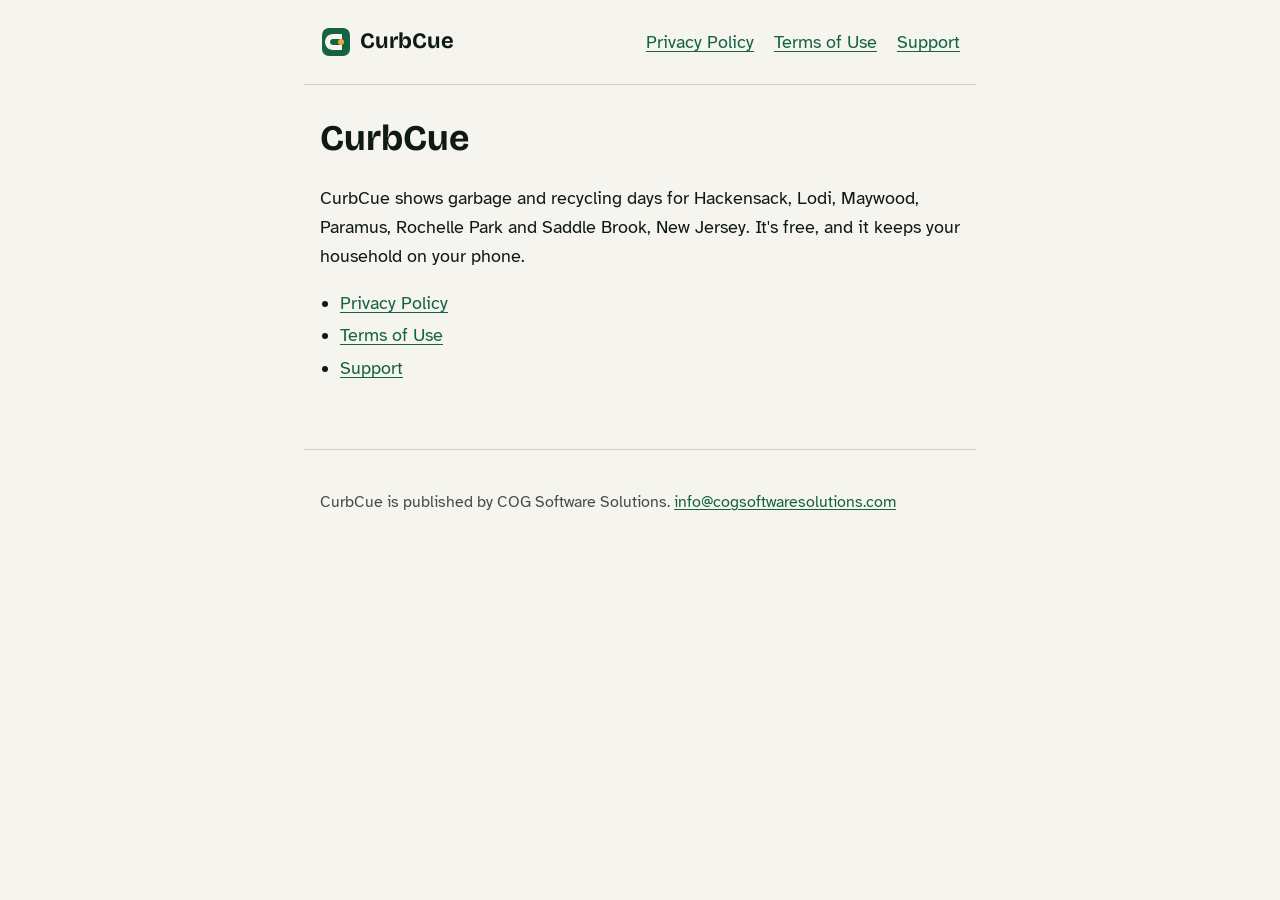
<file: index.html>
<!doctype html>
<html lang="en">
<head>
<meta charset="utf-8">
<meta name="viewport" content="width=device-width, initial-scale=1">
<title>CurbCue</title>
<meta name="description" content="CurbCue is a free garbage and recycling day guide for six New Jersey towns, published by COG Software Solutions.">
<link rel="icon" href="assets/favicon.svg" type="image/svg+xml">
<link rel="stylesheet" href="assets/site.css">
</head>
<body>
<a class="skip" href="#main">Skip to content</a>
<header class="site">
  <a class="brand" href=""><img src="assets/logo-mark.svg" alt="" width="32" height="32"><span>CurbCue</span></a>
  <nav aria-label="Pages"><a href="privacy/">Privacy Policy</a><a href="terms/">Terms of Use</a><a href="support/">Support</a></nav>
</header>
<main id="main">
<h1>CurbCue</h1>
<p>CurbCue shows garbage and recycling days for Hackensack, Lodi, Maywood, Paramus, Rochelle Park and Saddle Brook, New Jersey. It's free, and it keeps your household on your phone.</p>
<ul>
<li><a href="privacy/">Privacy Policy</a></li>
<li><a href="terms/">Terms of Use</a></li>
<li><a href="support/">Support</a></li>
</ul>
</main>
<footer class="site"><p>CurbCue is published by COG Software Solutions. <a href="mailto:info@cogsoftwaresolutions.com">info@cogsoftwaresolutions.com</a></p></footer>
</body>
</html>
</file>
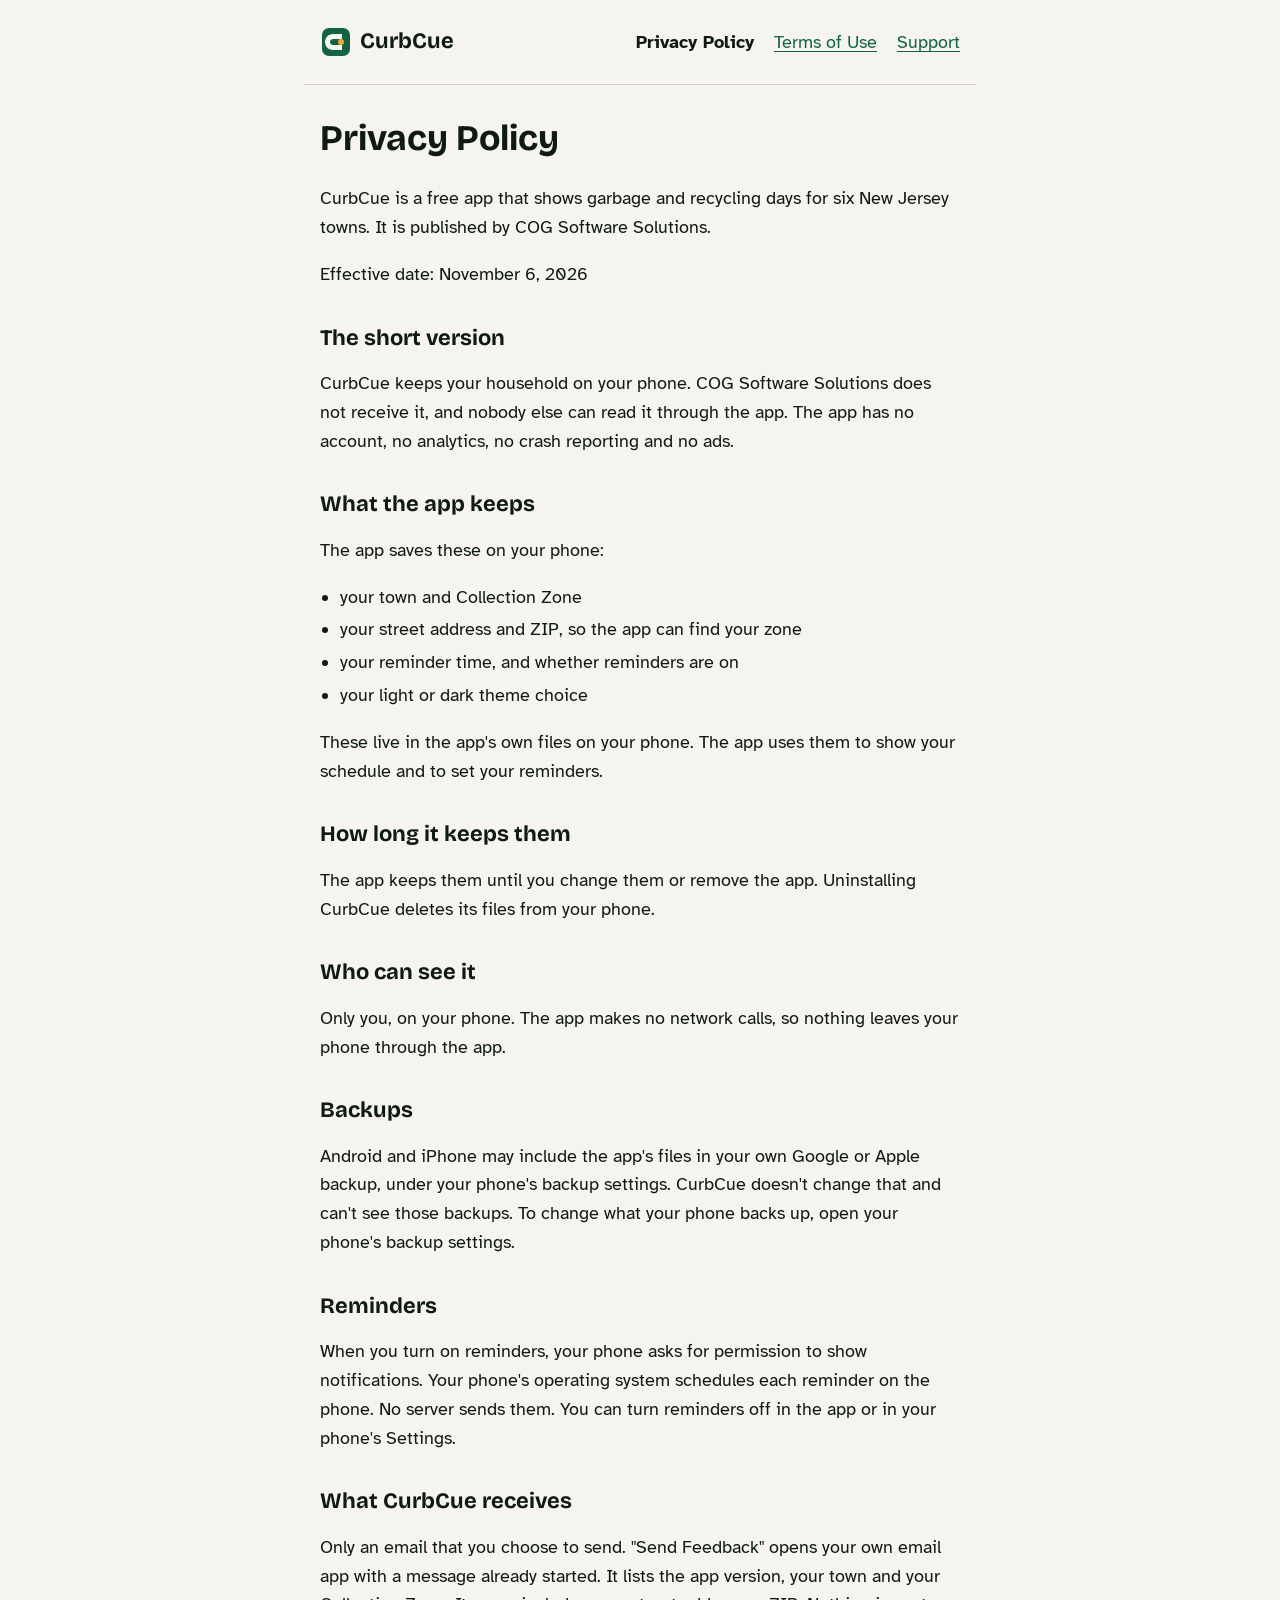
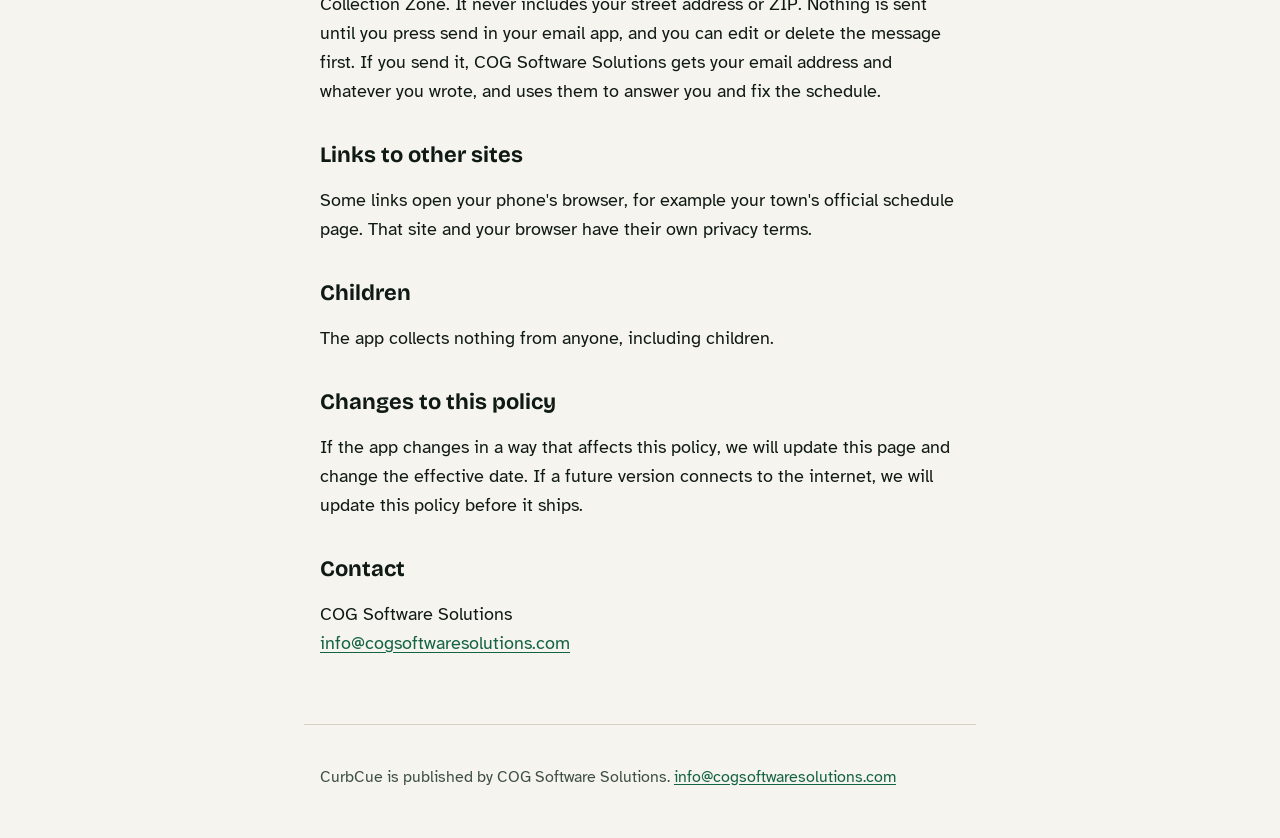
<file: privacy/index.html>
<!doctype html>
<html lang="en">
<head>
<meta charset="utf-8">
<meta name="viewport" content="width=device-width, initial-scale=1">
<title>Privacy Policy | CurbCue</title>
<meta name="description" content="CurbCue privacy policy. CurbCue is a free garbage and recycling day guide for six New Jersey towns, published by COG Software Solutions.">
<link rel="icon" href="../assets/favicon.svg" type="image/svg+xml">
<link rel="stylesheet" href="../assets/site.css">
</head>
<body>
<a class="skip" href="#main">Skip to content</a>
<header class="site">
  <a class="brand" href="../"><img src="../assets/logo-mark.svg" alt="" width="32" height="32"><span>CurbCue</span></a>
  <nav aria-label="Pages"><a href="../privacy/" aria-current="page">Privacy Policy</a><a href="../terms/">Terms of Use</a><a href="../support/">Support</a></nav>
</header>
<main id="main">
<h1>Privacy Policy</h1>
<p>CurbCue is a free app that shows garbage and recycling days for six New Jersey towns. It is published by COG Software Solutions.</p>
<p>Effective date: November 6, 2026</p>
<h2>The short version</h2>
<p>CurbCue keeps your household on your phone. COG Software Solutions does not receive it, and nobody else can read it through the app. The app has no account, no analytics, no crash reporting and no ads.</p>
<h2>What the app keeps</h2>
<p>The app saves these on your phone:</p>
<ul><li>your town and Collection Zone</li><li>your street address and ZIP, so the app can find your zone</li><li>your reminder time, and whether reminders are on</li><li>your light or dark theme choice</li></ul>
<p>These live in the app's own files on your phone. The app uses them to show your schedule and to set your reminders.</p>
<h2>How long it keeps them</h2>
<p>The app keeps them until you change them or remove the app. Uninstalling CurbCue deletes its files from your phone.</p>
<h2>Who can see it</h2>
<p>Only you, on your phone. The app makes no network calls, so nothing leaves your phone through the app.</p>
<h2>Backups</h2>
<p>Android and iPhone may include the app's files in your own Google or Apple backup, under your phone's backup settings. CurbCue doesn't change that and can't see those backups. To change what your phone backs up, open your phone's backup settings.</p>
<h2>Reminders</h2>
<p>When you turn on reminders, your phone asks for permission to show notifications. Your phone's operating system schedules each reminder on the phone. No server sends them. You can turn reminders off in the app or in your phone's Settings.</p>
<h2>What CurbCue receives</h2>
<p>Only an email that you choose to send. "Send Feedback" opens your own email app with a message already started. It lists the app version, your town and your Collection Zone. It never includes your street address or ZIP. Nothing is sent until you press send in your email app, and you can edit or delete the message first. If you send it, COG Software Solutions gets your email address and whatever you wrote, and uses them to answer you and fix the schedule.</p>
<h2>Links to other sites</h2>
<p>Some links open your phone's browser, for example your town's official schedule page. That site and your browser have their own privacy terms.</p>
<h2>Children</h2>
<p>The app collects nothing from anyone, including children.</p>
<h2>Changes to this policy</h2>
<p>If the app changes in a way that affects this policy, we will update this page and change the effective date. If a future version connects to the internet, we will update this policy before it ships.</p>
<h2>Contact</h2>
<p>COG Software Solutions<br><a href="mailto:info@cogsoftwaresolutions.com">info@cogsoftwaresolutions.com</a></p>
</main>
<footer class="site"><p>CurbCue is published by COG Software Solutions. <a href="mailto:info@cogsoftwaresolutions.com">info@cogsoftwaresolutions.com</a></p></footer>
</body>
</html>
</file>
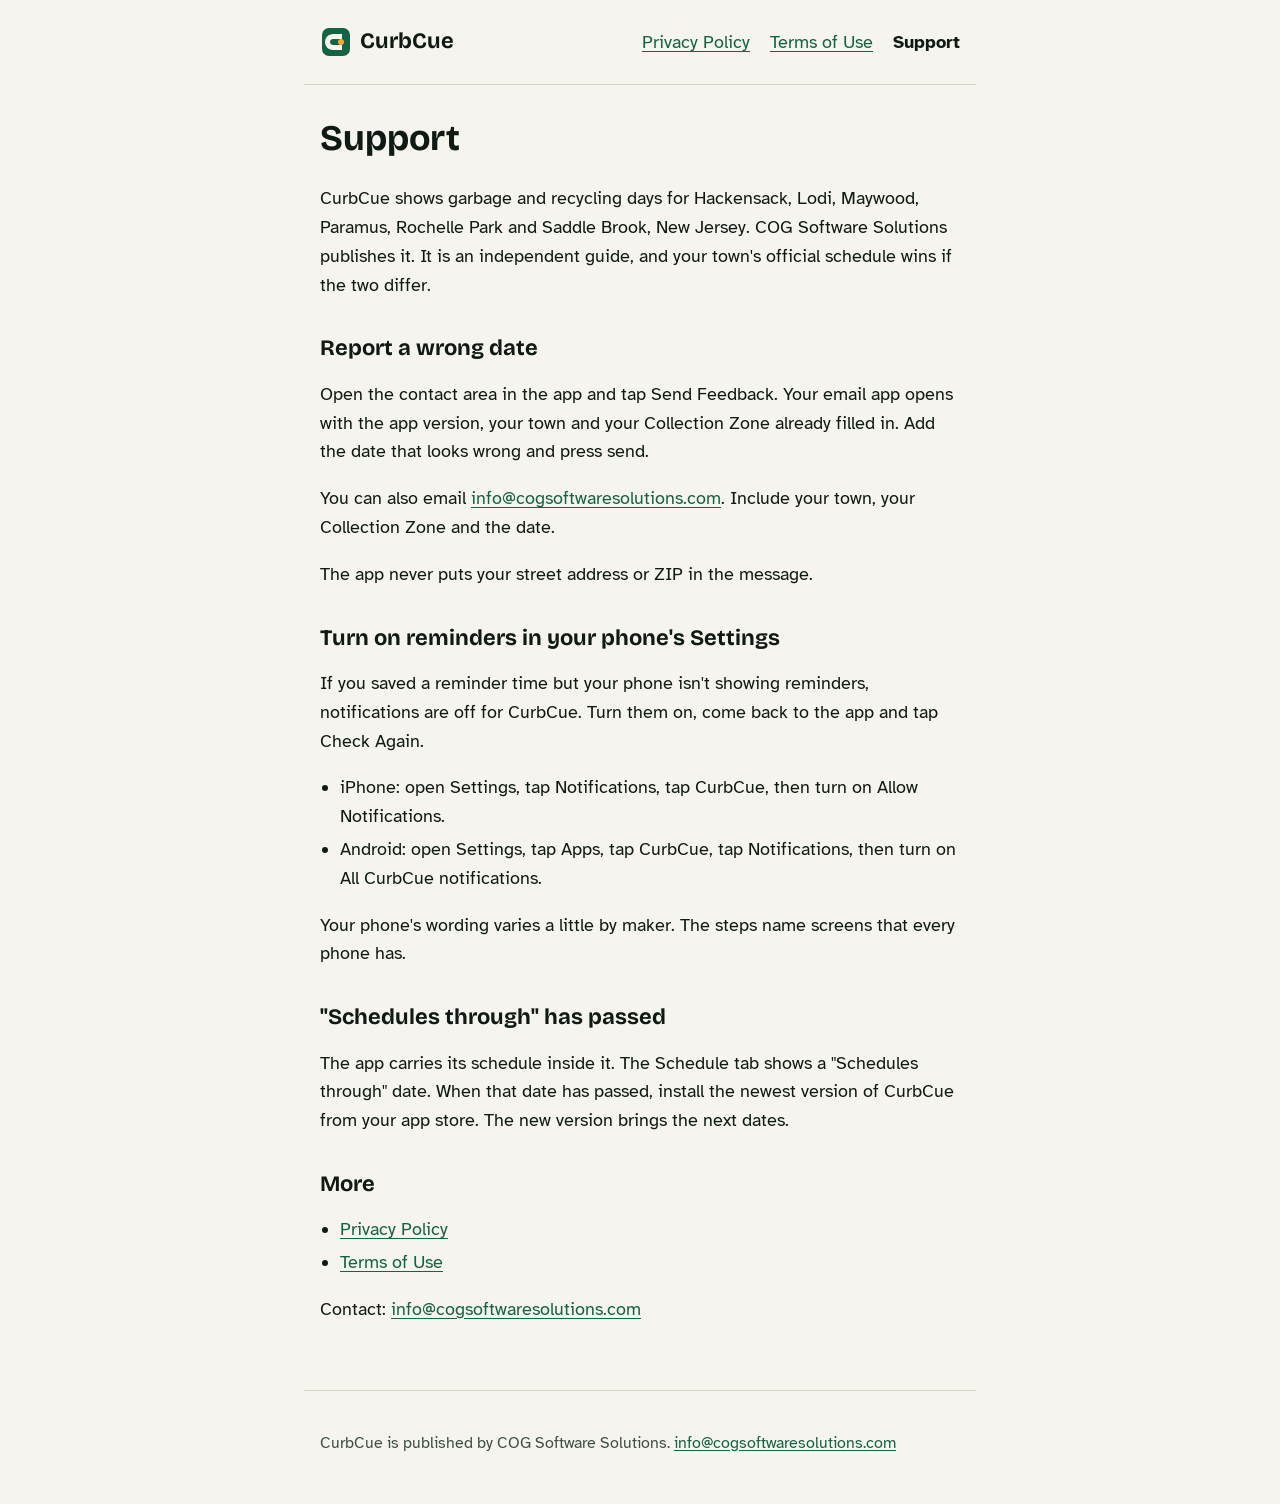
<file: support/index.html>
<!doctype html>
<html lang="en">
<head>
<meta charset="utf-8">
<meta name="viewport" content="width=device-width, initial-scale=1">
<title>Support | CurbCue</title>
<meta name="description" content="CurbCue support. CurbCue is a free garbage and recycling day guide for six New Jersey towns, published by COG Software Solutions.">
<link rel="icon" href="../assets/favicon.svg" type="image/svg+xml">
<link rel="stylesheet" href="../assets/site.css">
</head>
<body>
<a class="skip" href="#main">Skip to content</a>
<header class="site">
  <a class="brand" href="../"><img src="../assets/logo-mark.svg" alt="" width="32" height="32"><span>CurbCue</span></a>
  <nav aria-label="Pages"><a href="../privacy/">Privacy Policy</a><a href="../terms/">Terms of Use</a><a href="../support/" aria-current="page">Support</a></nav>
</header>
<main id="main">
<h1>Support</h1>
<p>CurbCue shows garbage and recycling days for Hackensack, Lodi, Maywood, Paramus, Rochelle Park and Saddle Brook, New Jersey. COG Software Solutions publishes it. It is an independent guide, and your town's official schedule wins if the two differ.</p>
<h2>Report a wrong date</h2>
<p>Open the contact area in the app and tap Send Feedback. Your email app opens with the app version, your town and your Collection Zone already filled in. Add the date that looks wrong and press send.</p>
<p>You can also email <a href="mailto:info@cogsoftwaresolutions.com">info@cogsoftwaresolutions.com</a>. Include your town, your Collection Zone and the date.</p>
<p>The app never puts your street address or ZIP in the message.</p>
<h2>Turn on reminders in your phone's Settings</h2>
<p>If you saved a reminder time but your phone isn't showing reminders, notifications are off for CurbCue. Turn them on, come back to the app and tap Check Again.</p>
<ul><li>iPhone: open Settings, tap Notifications, tap CurbCue, then turn on Allow Notifications.</li><li>Android: open Settings, tap Apps, tap CurbCue, tap Notifications, then turn on All CurbCue notifications.</li></ul>
<p>Your phone's wording varies a little by maker. The steps name screens that every phone has.</p>
<h2>"Schedules through" has passed</h2>
<p>The app carries its schedule inside it. The Schedule tab shows a "Schedules through" date. When that date has passed, install the newest version of CurbCue from your app store. The new version brings the next dates.</p>
<h2>More</h2>
<ul><li><a href="../privacy/">Privacy Policy</a></li><li><a href="../terms/">Terms of Use</a></li></ul>
<p>Contact: <a href="mailto:info@cogsoftwaresolutions.com">info@cogsoftwaresolutions.com</a></p>
</main>
<footer class="site"><p>CurbCue is published by COG Software Solutions. <a href="mailto:info@cogsoftwaresolutions.com">info@cogsoftwaresolutions.com</a></p></footer>
</body>
</html>
</file>
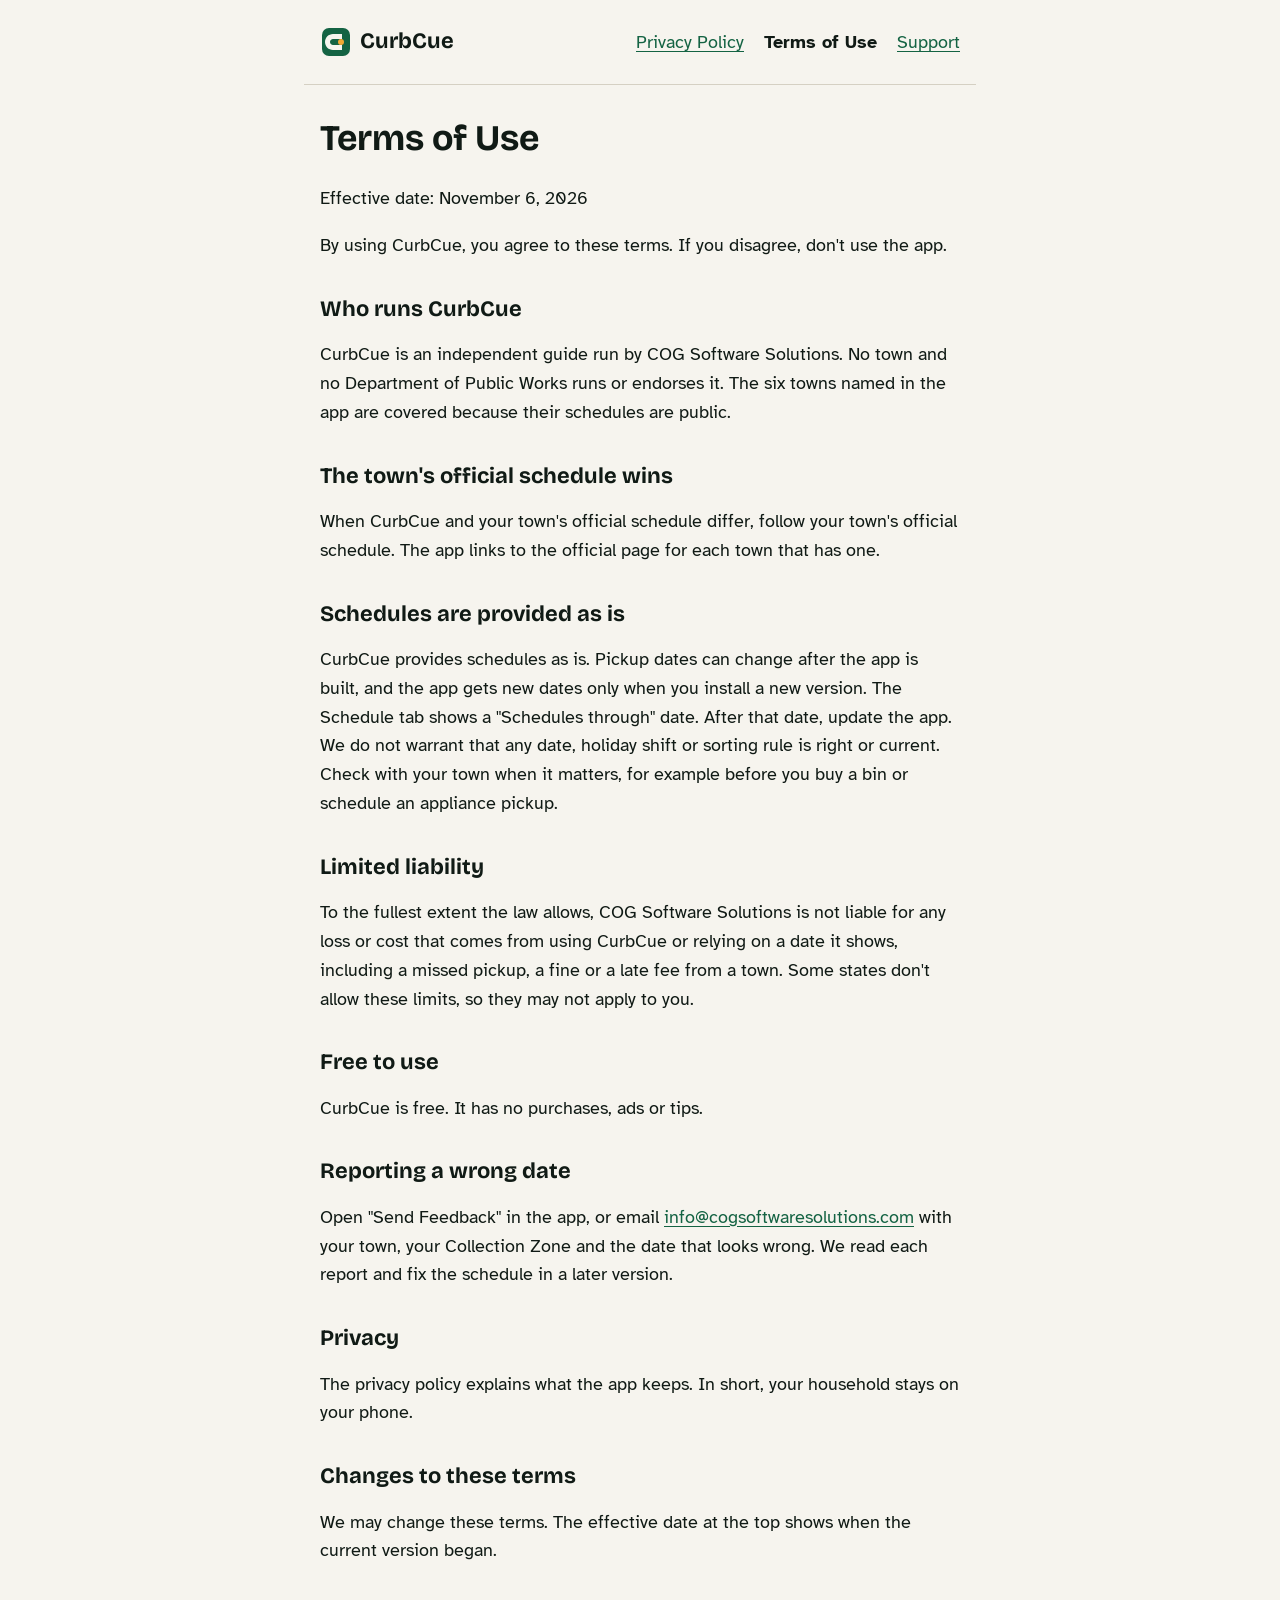
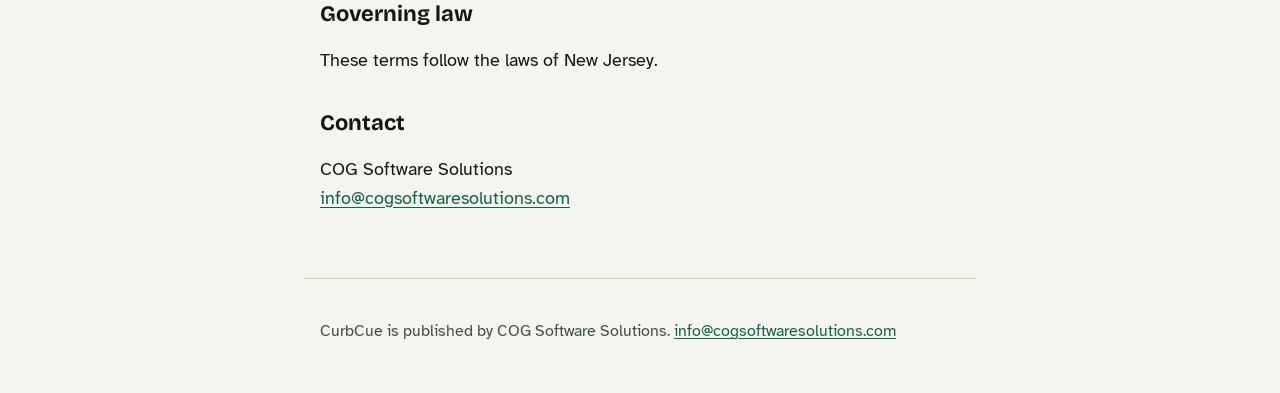
<file: terms/index.html>
<!doctype html>
<html lang="en">
<head>
<meta charset="utf-8">
<meta name="viewport" content="width=device-width, initial-scale=1">
<title>Terms of Use | CurbCue</title>
<meta name="description" content="CurbCue terms of use. CurbCue is a free garbage and recycling day guide for six New Jersey towns, published by COG Software Solutions.">
<link rel="icon" href="../assets/favicon.svg" type="image/svg+xml">
<link rel="stylesheet" href="../assets/site.css">
</head>
<body>
<a class="skip" href="#main">Skip to content</a>
<header class="site">
  <a class="brand" href="../"><img src="../assets/logo-mark.svg" alt="" width="32" height="32"><span>CurbCue</span></a>
  <nav aria-label="Pages"><a href="../privacy/">Privacy Policy</a><a href="../terms/" aria-current="page">Terms of Use</a><a href="../support/">Support</a></nav>
</header>
<main id="main">
<h1>Terms of Use</h1>
<p>Effective date: November 6, 2026</p>
<p>By using CurbCue, you agree to these terms. If you disagree, don't use the app.</p>
<h2>Who runs CurbCue</h2>
<p>CurbCue is an independent guide run by COG Software Solutions. No town and no Department of Public Works runs or endorses it. The six towns named in the app are covered because their schedules are public.</p>
<h2>The town's official schedule wins</h2>
<p>When CurbCue and your town's official schedule differ, follow your town's official schedule. The app links to the official page for each town that has one.</p>
<h2>Schedules are provided as is</h2>
<p>CurbCue provides schedules as is. Pickup dates can change after the app is built, and the app gets new dates only when you install a new version. The Schedule tab shows a "Schedules through" date. After that date, update the app. We do not warrant that any date, holiday shift or sorting rule is right or current. Check with your town when it matters, for example before you buy a bin or schedule an appliance pickup.</p>
<h2>Limited liability</h2>
<p>To the fullest extent the law allows, COG Software Solutions is not liable for any loss or cost that comes from using CurbCue or relying on a date it shows, including a missed pickup, a fine or a late fee from a town. Some states don't allow these limits, so they may not apply to you.</p>
<h2>Free to use</h2>
<p>CurbCue is free. It has no purchases, ads or tips.</p>
<h2>Reporting a wrong date</h2>
<p>Open "Send Feedback" in the app, or email <a href="mailto:info@cogsoftwaresolutions.com">info@cogsoftwaresolutions.com</a> with your town, your Collection Zone and the date that looks wrong. We read each report and fix the schedule in a later version.</p>
<h2>Privacy</h2>
<p>The privacy policy explains what the app keeps. In short, your household stays on your phone.</p>
<h2>Changes to these terms</h2>
<p>We may change these terms. The effective date at the top shows when the current version began.</p>
<h2>Governing law</h2>
<p>These terms follow the laws of New Jersey.</p>
<h2>Contact</h2>
<p>COG Software Solutions<br><a href="mailto:info@cogsoftwaresolutions.com">info@cogsoftwaresolutions.com</a></p>
</main>
<footer class="site"><p>CurbCue is published by COG Software Solutions. <a href="mailto:info@cogsoftwaresolutions.com">info@cogsoftwaresolutions.com</a></p></footer>
</body>
</html>
</file>
<file: assets/site.css>
/* CurbCue policy pages. Colours and fonts are the curbcue-brand tokens (light and dark). */
@font-face { font-family: 'Atkinson Hyperlegible'; src: url('fonts/AtkinsonHyperlegible-Regular.ttf') format('truetype'); font-weight: 400; font-display: swap; }
@font-face { font-family: 'Atkinson Hyperlegible'; src: url('fonts/AtkinsonHyperlegible-Bold.ttf') format('truetype'); font-weight: 700; font-display: swap; }
@font-face { font-family: 'Bricolage Grotesque'; src: url('fonts/BricolageGrotesque-Variable.ttf') format('truetype'); font-weight: 200 800; font-display: swap; }

:root {
  --cc-surface-page: #F6F4EE;
  --cc-surface-card: #FFFFFF;
  --cc-text-primary: #101A15;
  --cc-text-secondary: #3E4F46;
  --cc-brand-primary: #146343;
  --cc-brand-primary-hover: #0E4D33;
  --cc-border-subtle: #D5D0C3;
  --cc-font-display: 'Bricolage Grotesque', -apple-system, BlinkMacSystemFont, sans-serif;
  --cc-font-sans: 'Atkinson Hyperlegible', -apple-system, BlinkMacSystemFont, sans-serif;
  color-scheme: light dark;
}
@media (prefers-color-scheme: dark) {
  :root {
    --cc-surface-page: #0E1512;
    --cc-surface-card: #15201B;
    --cc-text-primary: #F2F0E8;
    --cc-text-secondary: #B8C4BC;
    --cc-brand-primary: #27A873;
    --cc-brand-primary-hover: #34BE86;
    --cc-border-subtle: #2A3B32;
  }
}

* { box-sizing: border-box; }
body {
  margin: 0;
  background: var(--cc-surface-page);
  color: var(--cc-text-primary);
  font-family: var(--cc-font-sans);
  font-size: 1.125rem;
  line-height: 1.6;
}
a { color: var(--cc-brand-primary); text-underline-offset: 0.15em; }
a:hover { color: var(--cc-brand-primary-hover); }
a:focus-visible { outline: 3px solid var(--cc-brand-primary); outline-offset: 2px; border-radius: 2px; }

.skip { position: absolute; left: -999px; top: 0; }
.skip:focus { left: 1rem; top: 1rem; background: var(--cc-surface-card); padding: 0.5rem 1rem; z-index: 1; }

header.site, main, footer.site { max-width: 42rem; margin: 0 auto; padding: 0 1rem; }
header.site {
  display: flex; flex-wrap: wrap; align-items: center; justify-content: space-between; gap: 0.75rem 1.5rem;
  padding-top: 1.25rem; padding-bottom: 1.25rem; border-bottom: 1px solid var(--cc-border-subtle);
}
.brand { display: inline-flex; align-items: center; gap: 0.5rem; text-decoration: none; color: var(--cc-text-primary);
  font-family: var(--cc-font-display); font-weight: 700; font-size: 1.375rem; }
nav { display: flex; flex-wrap: wrap; gap: 0.25rem 1.25rem; }
nav a { display: inline-block; padding: 0.5rem 0; min-height: 44px; line-height: 28px; }
nav a[aria-current="page"] { color: var(--cc-text-primary); font-weight: 700; text-decoration: none; }

main { padding-top: 2rem; padding-bottom: 3rem; }
h1, h2 { font-family: var(--cc-font-display); line-height: 1.2; }
h1 { font-size: 2.25rem; margin: 0 0 1.5rem; }
h2 { font-size: 1.375rem; margin: 2.25rem 0 0.5rem; }
ul { padding-left: 1.25rem; }
li { margin: 0.25rem 0; }

footer.site { padding-top: 1.5rem; padding-bottom: 2rem; border-top: 1px solid var(--cc-border-subtle);
  color: var(--cc-text-secondary); font-size: 1rem; }
</file>
